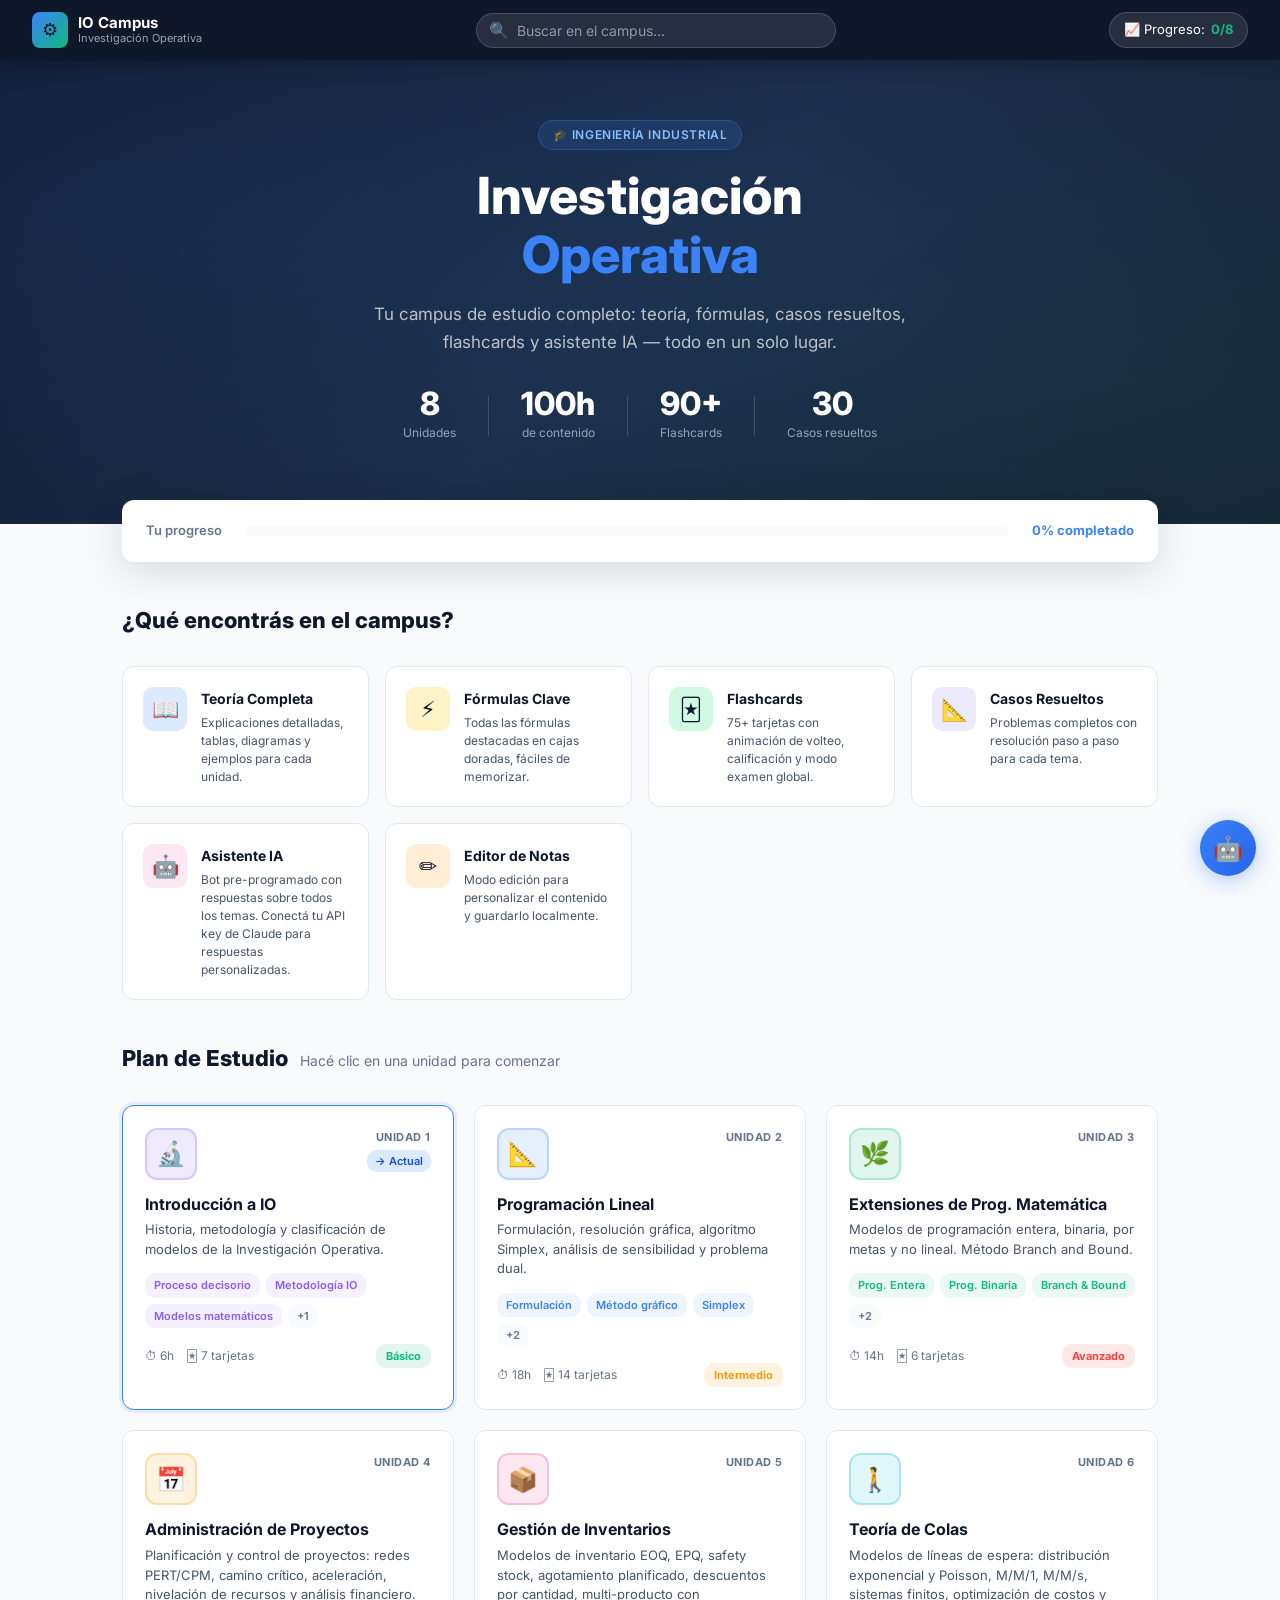
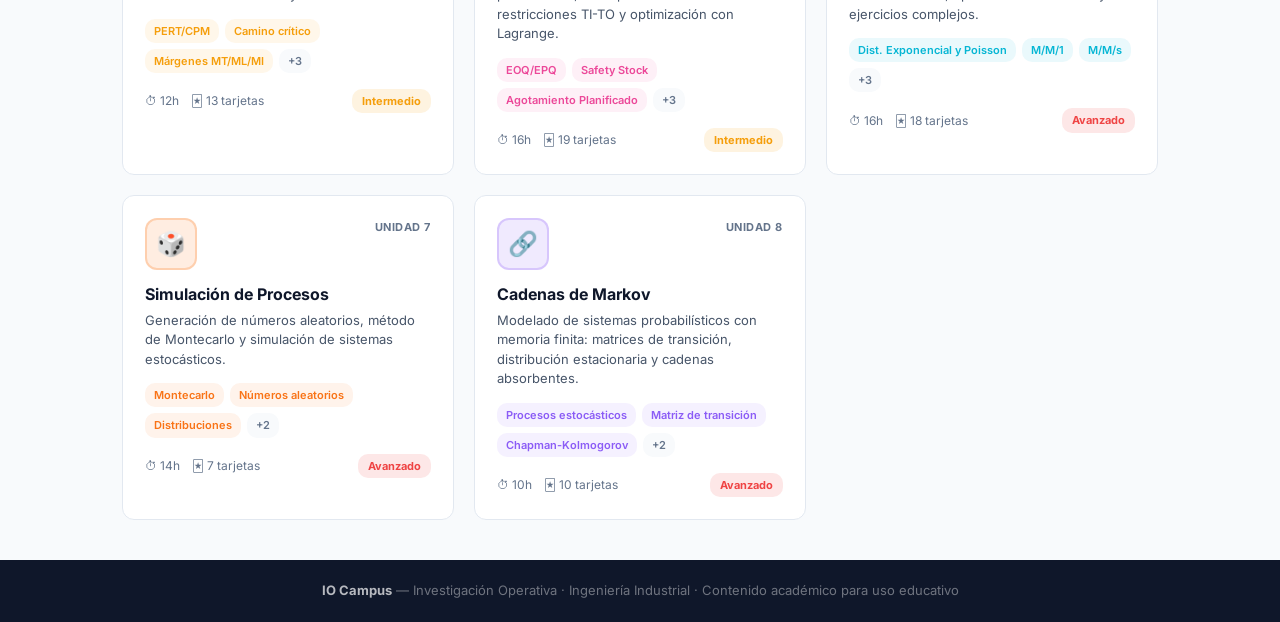
<file: index.html>
<!DOCTYPE html>
<html lang="es">
<head>
  <meta charset="UTF-8">
  <meta name="viewport" content="width=device-width, initial-scale=1.0">
  <title>IO Campus — Investigación Operativa</title>
  <link rel="preconnect" href="https://fonts.googleapis.com">
  <link href="https://fonts.googleapis.com/css2?family=Inter:wght@400;500;600;700;800&display=swap" rel="stylesheet">
  <link rel="stylesheet" href="css/styles.css">
  <style>
    /* ---- Landing-specific extras ---- */
    .landing-features {
      max-width: 1100px;
      margin: 0 auto 60px;
      padding: 0 2rem;
    }
    .features-grid {
      display: grid;
      grid-template-columns: repeat(auto-fill, minmax(240px, 1fr));
      gap: 16px;
    }
    .feature-card {
      background: white;
      border: 1.5px solid var(--border);
      border-radius: var(--radius);
      padding: 20px;
      display: flex;
      gap: 14px;
      align-items: flex-start;
    }
    .feature-icon {
      width: 44px; height: 44px;
      border-radius: 10px;
      display: grid;
      place-items: center;
      font-size: 22px;
      flex-shrink: 0;
    }
    .feature-text h4 { font-size: 14px; font-weight: 700; margin-bottom: 4px; }
    .feature-text p { font-size: 12px; color: var(--text-2); line-height: 1.5; }
    .landing-footer {
      background: var(--navy);
      color: rgba(255,255,255,0.4);
      text-align: center;
      padding: 20px;
      font-size: 13px;
    }
    .landing-footer strong { color: rgba(255,255,255,0.7); }
  </style>
</head>
<body data-page="landing">

  <!-- TOP HEADER -->
  <header class="landing-header">
    <div class="header-brand">
      <div class="header-brand-icon">⚙️</div>
      <div class="header-brand-text">
        <span class="header-brand-name">IO Campus</span>
        <span class="header-brand-sub">Investigación Operativa</span>
      </div>
    </div>

    <div class="header-search">
      <span class="header-search-icon">🔍</span>
      <input type="text" id="searchInput" placeholder="Buscar en el campus...">
      <div class="search-results" id="searchResults"></div>
    </div>

    <div class="header-actions">
      <div class="header-progress-pill">
        📈 Progreso: <span class="header-progress-num" id="totalProgress">0/8</span>
      </div>
    </div>
  </header>

  <!-- HERO -->
  <section class="landing-hero">
    <div class="hero-eyebrow">🎓 Ingeniería Industrial</div>
    <h1>Investigación<br><span class="hero-accent">Operativa</span></h1>
    <p>Tu campus de estudio completo: teoría, fórmulas, casos resueltos, flashcards y asistente IA — todo en un solo lugar.</p>
    <div class="hero-stats">
      <div class="hero-stat">
        <span class="hero-stat-num">8</span>
        <span class="hero-stat-label">Unidades</span>
      </div>
      <div class="hero-stat-sep"></div>
      <div class="hero-stat">
        <span class="hero-stat-num">100h</span>
        <span class="hero-stat-label">de contenido</span>
      </div>
      <div class="hero-stat-sep"></div>
      <div class="hero-stat">
        <span class="hero-stat-num">90+</span>
        <span class="hero-stat-label">Flashcards</span>
      </div>
      <div class="hero-stat-sep"></div>
      <div class="hero-stat">
        <span class="hero-stat-num">30</span>
        <span class="hero-stat-label">Casos resueltos</span>
      </div>
    </div>
  </section>

  <!-- PROGRESS BAR -->
  <div class="progress-overview">
    <div class="progress-card">
      <span class="progress-label">Tu progreso</span>
      <div class="progress-bar-wrap">
        <div class="progress-bar-fill" id="totalProgressBar"></div>
      </div>
      <span class="progress-pct" id="totalProgressText">0% completado</span>
    </div>
  </div>

  <!-- FEATURES -->
  <div class="landing-features" style="margin-top: 40px; margin-bottom: 0;">
    <div class="section-header">
      <h2 class="section-title">¿Qué encontrás en el campus?</h2>
    </div>
    <div class="features-grid">
      <div class="feature-card">
        <div class="feature-icon" style="background:#dbeafe;">📖</div>
        <div class="feature-text">
          <h4>Teoría Completa</h4>
          <p>Explicaciones detalladas, tablas, diagramas y ejemplos para cada unidad.</p>
        </div>
      </div>
      <div class="feature-card">
        <div class="feature-icon" style="background:#fef3c7;">⚡</div>
        <div class="feature-text">
          <h4>Fórmulas Clave</h4>
          <p>Todas las fórmulas destacadas en cajas doradas, fáciles de memorizar.</p>
        </div>
      </div>
      <div class="feature-card">
        <div class="feature-icon" style="background:#d1fae5;">🃏</div>
        <div class="feature-text">
          <h4>Flashcards</h4>
          <p>75+ tarjetas con animación de volteo, calificación y modo examen global.</p>
        </div>
      </div>
      <div class="feature-card">
        <div class="feature-icon" style="background:#ede9fe;">📐</div>
        <div class="feature-text">
          <h4>Casos Resueltos</h4>
          <p>Problemas completos con resolución paso a paso para cada tema.</p>
        </div>
      </div>
      <div class="feature-card">
        <div class="feature-icon" style="background:#fce7f3;">🤖</div>
        <div class="feature-text">
          <h4>Asistente IA</h4>
          <p>Bot pre-programado con respuestas sobre todos los temas. Conectá tu API key de Claude para respuestas personalizadas.</p>
        </div>
      </div>
      <div class="feature-card">
        <div class="feature-icon" style="background:#ffedd5;">✏️</div>
        <div class="feature-text">
          <h4>Editor de Notas</h4>
          <p>Modo edición para personalizar el contenido y guardarlo localmente.</p>
        </div>
      </div>
    </div>
  </div>

  <!-- ROADMAP / UNITS GRID -->
  <main class="roadmap-section">
    <div class="section-header">
      <h2 class="section-title">Plan de Estudio</h2>
      <span class="section-subtitle">Hacé clic en una unidad para comenzar</span>
    </div>
    <div class="units-grid" id="unitsGrid">
      <!-- Populated by app.js -->
    </div>
  </main>

  <!-- FOOTER -->
  <footer class="landing-footer">
    <strong>IO Campus</strong> — Investigación Operativa · Ingeniería Industrial ·
    Contenido académico para uso educativo
  </footer>

  <!-- BOT TOGGLE -->
  <button class="bot-toggle" id="botToggle" title="Asistente IO">🤖</button>

  <!-- BOT PANEL -->
  <div class="bot-panel" id="botPanel">
    <div class="bot-header">
      <div class="bot-header-info">
        <div class="bot-avatar">🤖</div>
        <div>
          <div class="bot-name">Asistente IO</div>
          <div class="bot-status">Siempre disponible</div>
        </div>
      </div>
      <button class="bot-close" id="closeBot">✕</button>
    </div>

    <!-- API Config -->
    <div class="api-config">
      <input type="password" id="apiKeyInput" placeholder="Pegar API key de Anthropic aquí...">
      <span class="api-status" id="apiStatus">🔴 Sin conexión API</span>
    </div>

    <!-- Quick topics -->
    <div class="quick-topics">
      <button class="quick-topic" data-topic="¿Cómo funciona el Simplex?">Simplex</button>
      <button class="quick-topic" data-topic="¿Qué es el camino crítico PERT?">PERT</button>
      <button class="quick-topic" data-topic="¿Cuál es la fórmula EOQ?">Inventarios</button>
      <button class="quick-topic" data-topic="¿Qué es el modelo M/M/1?">Colas M/M/1</button>
      <button class="quick-topic" data-topic="¿Cómo funciona la simulación Montecarlo?">Simulación</button>
    </div>

    <!-- Messages -->
    <div class="chat-messages" id="chatMessages"></div>

    <!-- Input -->
    <div class="chat-input-area">
      <textarea id="chatInput" placeholder="Preguntá sobre IO..." rows="1"></textarea>
      <button class="chat-send-btn" id="sendBtn">➤</button>
    </div>
  </div>

  <!-- Scripts -->
  <script src="js/content.js"></script>
  <script src="js/flashcards.js"></script>
  <script src="js/bot.js"></script>
  <script src="js/app.js"></script>
</body>
</html>
</file>
<file: css/styles.css>
/* ============================================================
   IO Campus — Complete Stylesheet
   ============================================================ */

/* ---- Reset & Base ---- */
*, *::before, *::after { box-sizing: border-box; margin: 0; padding: 0; }

:root {
  --navy:    #0f172a;
  --navy-2:  #1e293b;
  --navy-3:  #334155;
  --blue:    #3b82f6;
  --blue-d:  #2563eb;
  --emerald: #10b981;
  --amber:   #f59e0b;
  --rose:    #f43f5e;
  --slate:   #64748b;
  --slate-l: #94a3b8;
  --white:   #ffffff;
  --bg:      #f8fafc;
  --bg-card: #ffffff;
  --border:  #e2e8f0;
  --text:    #0f172a;
  --text-2:  #475569;
  --sidebar-w: 260px;
  --unit-accent: #3b82f6;
  --radius:  12px;
  --shadow:  0 4px 24px rgba(0,0,0,0.08);
  --shadow-lg: 0 8px 40px rgba(0,0,0,0.14);
  --transition: all 0.2s ease;
}

html { scroll-behavior: smooth; }

body {
  font-family: 'Inter', -apple-system, BlinkMacSystemFont, 'Segoe UI', system-ui, sans-serif;
  font-size: 15px;
  line-height: 1.65;
  color: var(--text);
  background: var(--bg);
  min-height: 100vh;
  -webkit-font-smoothing: antialiased;
}

a { color: var(--blue); text-decoration: none; }
a:hover { text-decoration: underline; }
img { max-width: 100%; }
button { cursor: pointer; border: none; font-family: inherit; }
input, textarea { font-family: inherit; }

/* ============================================================
   LANDING PAGE — index.html
   ============================================================ */

/* ---- Top Header ---- */
.landing-header {
  background: var(--navy);
  padding: 0 2rem;
  height: 60px;
  display: flex;
  align-items: center;
  justify-content: space-between;
  position: sticky;
  top: 0;
  z-index: 100;
  box-shadow: 0 2px 20px rgba(0,0,0,0.3);
}

.header-brand {
  display: flex;
  align-items: center;
  gap: 10px;
}

.header-brand-icon {
  width: 36px; height: 36px;
  background: linear-gradient(135deg, var(--blue), var(--emerald));
  border-radius: 8px;
  display: grid;
  place-items: center;
  font-size: 18px;
}

.header-brand-text {
  display: flex;
  flex-direction: column;
}

.header-brand-name {
  font-size: 15px;
  font-weight: 700;
  color: white;
  line-height: 1.2;
}

.header-brand-sub {
  font-size: 11px;
  color: var(--slate-l);
  line-height: 1.2;
}

.header-search {
  position: relative;
  flex: 1;
  max-width: 360px;
  margin: 0 2rem;
}

.header-search input {
  width: 100%;
  background: rgba(255,255,255,0.1);
  border: 1px solid rgba(255,255,255,0.15);
  color: white;
  padding: 8px 16px 8px 40px;
  border-radius: 20px;
  font-size: 14px;
  outline: none;
  transition: var(--transition);
}

.header-search input::placeholder { color: rgba(255,255,255,0.5); }
.header-search input:focus { background: rgba(255,255,255,0.15); border-color: var(--blue); }

.header-search-icon {
  position: absolute;
  left: 13px; top: 50%;
  transform: translateY(-50%);
  color: rgba(255,255,255,0.5);
  font-size: 16px;
  pointer-events: none;
}

.search-results {
  position: absolute;
  top: calc(100% + 8px);
  left: 0; right: 0;
  background: white;
  border: 1px solid var(--border);
  border-radius: var(--radius);
  box-shadow: var(--shadow-lg);
  z-index: 200;
  max-height: 360px;
  overflow-y: auto;
  display: none;
}

.search-result-item {
  display: flex;
  align-items: flex-start;
  gap: 10px;
  padding: 10px 14px;
  cursor: pointer;
  transition: var(--transition);
  border-bottom: 1px solid var(--border);
}

.search-result-item:last-child { border-bottom: none; }
.search-result-item:hover { background: var(--bg); }

.search-result-type { font-size: 18px; flex-shrink: 0; margin-top: 2px; }

.search-result-content { flex: 1; min-width: 0; }

.search-result-title {
  font-weight: 600;
  font-size: 13px;
  color: var(--text);
  white-space: nowrap;
  overflow: hidden;
  text-overflow: ellipsis;
}

.search-result-snippet {
  font-size: 12px;
  color: var(--text-2);
  white-space: nowrap;
  overflow: hidden;
  text-overflow: ellipsis;
}

.search-result-empty {
  padding: 16px;
  text-align: center;
  color: var(--slate);
  font-size: 13px;
}

.header-actions { display: flex; align-items: center; gap: 10px; }

.header-progress-pill {
  background: rgba(255,255,255,0.1);
  border: 1px solid rgba(255,255,255,0.15);
  color: white;
  padding: 6px 14px;
  border-radius: 20px;
  font-size: 13px;
  display: flex;
  align-items: center;
  gap: 6px;
}

.header-progress-num {
  font-weight: 700;
  color: var(--emerald);
}

/* ---- Hero Section ---- */
.landing-hero {
  background: linear-gradient(135deg, var(--navy) 0%, #1a2540 50%, #162032 100%);
  padding: 60px 2rem 80px;
  text-align: center;
  position: relative;
  overflow: hidden;
}

.landing-hero::before {
  content: '';
  position: absolute;
  top: -50%; left: -50%;
  width: 200%; height: 200%;
  background: radial-gradient(ellipse at 30% 40%, rgba(59,130,246,0.12) 0%, transparent 60%),
              radial-gradient(ellipse at 70% 60%, rgba(16,185,129,0.08) 0%, transparent 60%);
  pointer-events: none;
}

.hero-eyebrow {
  display: inline-flex;
  align-items: center;
  gap: 6px;
  background: rgba(59,130,246,0.15);
  border: 1px solid rgba(59,130,246,0.3);
  color: #93c5fd;
  padding: 4px 14px;
  border-radius: 20px;
  font-size: 12px;
  font-weight: 600;
  letter-spacing: 0.05em;
  text-transform: uppercase;
  margin-bottom: 16px;
}

.landing-hero h1 {
  font-size: clamp(2rem, 4vw, 3.2rem);
  font-weight: 800;
  color: white;
  line-height: 1.15;
  margin-bottom: 16px;
  position: relative;
}

.hero-accent { color: var(--blue); }

.landing-hero p {
  font-size: 17px;
  color: rgba(255,255,255,0.7);
  max-width: 560px;
  margin: 0 auto 32px;
  position: relative;
}

.hero-stats {
  display: flex;
  align-items: center;
  justify-content: center;
  gap: 32px;
  position: relative;
}

.hero-stat {
  text-align: center;
}

.hero-stat-num {
  font-size: 2rem;
  font-weight: 800;
  color: white;
  display: block;
  line-height: 1;
}

.hero-stat-label {
  font-size: 12px;
  color: var(--slate-l);
  margin-top: 4px;
}

.hero-stat-sep {
  width: 1px;
  height: 40px;
  background: rgba(255,255,255,0.15);
}

/* ---- Progress Overview ---- */
.progress-overview {
  max-width: 1100px;
  margin: -24px auto 0;
  padding: 0 2rem;
  position: relative;
  z-index: 10;
}

.progress-card {
  background: white;
  border-radius: var(--radius);
  box-shadow: var(--shadow-lg);
  padding: 20px 24px;
  display: flex;
  align-items: center;
  gap: 24px;
}

.progress-label {
  font-size: 13px;
  font-weight: 600;
  color: var(--slate);
  white-space: nowrap;
}

.progress-bar-wrap {
  flex: 1;
  background: var(--bg);
  border-radius: 8px;
  height: 10px;
  overflow: hidden;
}

.progress-bar-fill {
  height: 100%;
  background: linear-gradient(90deg, var(--blue), var(--emerald));
  border-radius: 8px;
  transition: width 0.8s cubic-bezier(0.4,0,0.2,1);
  width: 0%;
}

.progress-pct {
  font-size: 13px;
  font-weight: 700;
  color: var(--blue);
  white-space: nowrap;
  min-width: 80px;
}

/* ---- Roadmap Section ---- */
.roadmap-section {
  max-width: 1100px;
  margin: 40px auto;
  padding: 0 2rem;
}

.section-header {
  display: flex;
  align-items: baseline;
  gap: 12px;
  margin-bottom: 28px;
}

.section-title {
  font-size: 22px;
  font-weight: 800;
  color: var(--text);
}

.section-subtitle {
  font-size: 14px;
  color: var(--slate);
}

/* ---- Unit Cards Grid ---- */
.units-grid {
  display: grid;
  grid-template-columns: repeat(auto-fill, minmax(290px, 1fr));
  gap: 20px;
}

.unit-card {
  background: white;
  border-radius: var(--radius);
  border: 1.5px solid var(--border);
  padding: 22px;
  cursor: pointer;
  position: relative;
  transition: transform 0.2s ease, box-shadow 0.2s ease, border-color 0.2s ease;
  overflow: hidden;
}

.unit-card::before {
  content: '';
  position: absolute;
  top: 0; left: 0; right: 0;
  height: 3px;
  background: var(--unit-color);
  transform: scaleX(0);
  transform-origin: left;
  transition: transform 0.3s ease;
}

.unit-card:hover {
  transform: translateY(-4px);
  box-shadow: var(--shadow-lg);
  border-color: var(--unit-color);
}

.unit-card:hover::before { transform: scaleX(1); }

.unit-card.completed {
  border-color: #bbf7d0;
  background: #f0fdf4;
}

.unit-card.current {
  border-color: var(--blue);
  box-shadow: 0 0 0 3px rgba(59,130,246,0.1);
}

.unit-card-header {
  display: flex;
  align-items: flex-start;
  justify-content: space-between;
  margin-bottom: 14px;
}

.unit-icon-wrap {
  width: 52px; height: 52px;
  border-radius: 12px;
  display: grid;
  place-items: center;
  flex-shrink: 0;
}

.unit-icon { font-size: 24px; }

.unit-meta {
  display: flex;
  flex-direction: column;
  align-items: flex-end;
  gap: 4px;
}

.unit-num {
  font-size: 11px;
  font-weight: 700;
  color: var(--slate);
  text-transform: uppercase;
  letter-spacing: 0.05em;
}

.unit-badge {
  font-size: 11px;
  font-weight: 600;
  padding: 2px 8px;
  border-radius: 10px;
}

.unit-badge.done { background: #dcfce7; color: #16a34a; }
.unit-badge.current { background: #dbeafe; color: #1d4ed8; }

.unit-title {
  font-size: 16px;
  font-weight: 700;
  color: var(--text);
  margin-bottom: 6px;
  line-height: 1.3;
}

.unit-desc {
  font-size: 13px;
  color: var(--text-2);
  line-height: 1.5;
  margin-bottom: 14px;
}

.unit-topics {
  display: flex;
  flex-wrap: wrap;
  gap: 6px;
  margin-bottom: 16px;
}

.topic-pill {
  font-size: 11px;
  font-weight: 600;
  padding: 3px 9px;
  border-radius: 10px;
}

.topic-pill.more {
  background: var(--bg);
  color: var(--slate);
}

.unit-footer {
  display: flex;
  align-items: center;
  justify-content: space-between;
}

.unit-stats { display: flex; gap: 12px; }

.unit-stat {
  font-size: 12px;
  color: var(--slate);
}

.difficulty-badge {
  font-size: 11px;
  font-weight: 700;
  padding: 3px 10px;
  border-radius: 10px;
}

.unit-card-arrow {
  position: absolute;
  bottom: 18px; right: 18px;
  font-size: 16px;
  color: var(--unit-color);
  opacity: 0;
  transition: opacity 0.2s, transform 0.2s;
}

.unit-card:hover .unit-card-arrow {
  opacity: 1;
  transform: translateX(4px);
}

/* ============================================================
   UNIT PAGE — pages/unidad.html
   ============================================================ */

.unit-page-layout {
  display: flex;
  min-height: 100vh;
}

/* ---- Sidebar ---- */
.sidebar {
  width: var(--sidebar-w);
  background: var(--navy);
  position: fixed;
  top: 0; left: 0; bottom: 0;
  display: flex;
  flex-direction: column;
  z-index: 50;
  overflow-y: auto;
  scrollbar-width: thin;
  scrollbar-color: rgba(255,255,255,0.1) transparent;
}

.sidebar::-webkit-scrollbar { width: 4px; }
.sidebar::-webkit-scrollbar-track { background: transparent; }
.sidebar::-webkit-scrollbar-thumb { background: rgba(255,255,255,0.1); border-radius: 4px; }

.sidebar-top {
  padding: 16px;
  border-bottom: 1px solid rgba(255,255,255,0.08);
}

.sidebar-logo {
  display: flex;
  align-items: center;
  gap: 10px;
  color: white;
  font-weight: 700;
  font-size: 14px;
  margin-bottom: 16px;
  text-decoration: none;
}

.sidebar-logo-icon {
  width: 32px; height: 32px;
  background: linear-gradient(135deg, var(--blue), var(--emerald));
  border-radius: 8px;
  display: grid;
  place-items: center;
  font-size: 16px;
  flex-shrink: 0;
}

.sidebar-logo:hover { text-decoration: none; }

/* Sidebar section nav */
.sidebar-section-title {
  font-size: 10px;
  font-weight: 700;
  color: rgba(255,255,255,0.35);
  text-transform: uppercase;
  letter-spacing: 0.08em;
  padding: 16px 16px 6px;
}

.sidebar-nav { padding: 4px 8px; }

.sidebar-nav-link {
  display: flex;
  align-items: center;
  gap: 10px;
  padding: 9px 10px;
  border-radius: 8px;
  color: rgba(255,255,255,0.65);
  font-size: 13px;
  font-weight: 500;
  transition: var(--transition);
  cursor: pointer;
  margin-bottom: 2px;
  text-decoration: none;
}

.sidebar-nav-link:hover {
  background: rgba(255,255,255,0.08);
  color: white;
  text-decoration: none;
}

.sidebar-nav-link.active {
  background: rgba(59,130,246,0.2);
  color: #93c5fd;
  font-weight: 600;
}

.sidebar-nav-link .nav-icon { font-size: 16px; width: 20px; text-align: center; }

/* Unit links */
.sidebar-units { padding: 4px 8px 16px; }

.sidebar-unit-link {
  display: flex;
  align-items: center;
  gap: 8px;
  padding: 7px 10px;
  border-radius: 8px;
  color: rgba(255,255,255,0.5);
  font-size: 12px;
  transition: var(--transition);
  text-decoration: none;
  margin-bottom: 1px;
}

.sidebar-unit-link:hover {
  background: rgba(255,255,255,0.06);
  color: rgba(255,255,255,0.85);
  text-decoration: none;
}

.sidebar-unit-link.active {
  background: rgba(255,255,255,0.1);
  color: white;
  font-weight: 600;
}

.sidelink-icon { font-size: 14px; flex-shrink: 0; }
.sidelink-text { flex: 1; overflow: hidden; text-overflow: ellipsis; white-space: nowrap; }
.sidelink-done { color: var(--emerald); font-size: 12px; font-weight: 700; }

/* ---- Main Content Area ---- */
.main-content {
  margin-left: var(--sidebar-w);
  flex: 1;
  display: flex;
  flex-direction: column;
  min-height: 100vh;
}

/* ---- Top Bar (unit page) ---- */
.unit-topbar {
  background: white;
  border-bottom: 1px solid var(--border);
  padding: 0 2rem;
  height: 60px;
  display: flex;
  align-items: center;
  justify-content: space-between;
  position: sticky;
  top: 0;
  z-index: 40;
}

.unit-topbar-left { display: flex; align-items: center; gap: 16px; }

.breadcrumb {
  display: flex;
  align-items: center;
  gap: 6px;
  font-size: 13px;
  color: var(--slate);
}

.breadcrumb a { color: var(--blue); }
.breadcrumb-sep { color: var(--slate-l); }
.breadcrumb-current { color: var(--text); font-weight: 600; }

.topbar-actions { display: flex; gap: 10px; align-items: center; }

/* ---- Unit Hero ---- */
.unit-hero {
  background: linear-gradient(135deg, var(--navy) 0%, #1e293b 100%);
  padding: 40px 2.5rem;
  border-bottom: 1px solid rgba(255,255,255,0.05);
}

.unit-hero-inner {
  display: flex;
  align-items: flex-start;
  gap: 20px;
}

.unit-hero-icon {
  width: 64px; height: 64px;
  background: rgba(255,255,255,0.1);
  border-radius: 14px;
  display: grid;
  place-items: center;
  font-size: 32px;
  flex-shrink: 0;
  border: 1px solid rgba(255,255,255,0.15);
}

.unit-hero-text { flex: 1; }

.unit-hero-eyebrow {
  font-size: 12px;
  font-weight: 700;
  color: rgba(255,255,255,0.45);
  text-transform: uppercase;
  letter-spacing: 0.08em;
  margin-bottom: 6px;
}

.unit-hero-title {
  font-size: clamp(1.4rem, 3vw, 2rem);
  font-weight: 800;
  color: white;
  line-height: 1.2;
  margin-bottom: 8px;
}

.unit-hero-subtitle {
  font-size: 14px;
  color: rgba(255,255,255,0.6);
  max-width: 600px;
}

/* ---- Content Container ---- */
.content-container {
  padding: 2rem 2.5rem;
  max-width: 900px;
}

/* ---- Content Sections ---- */
.content-section {
  display: none;
  opacity: 0;
  transition: opacity 0.3s ease;
}

.content-section.active {
  opacity: 1;
}

/* ---- Typography for theory content ---- */
.editable-content h2 {
  font-size: 1.6rem;
  font-weight: 800;
  color: var(--text);
  margin: 0 0 16px;
  padding-bottom: 10px;
  border-bottom: 2px solid var(--border);
}

.editable-content h3 {
  font-size: 1.15rem;
  font-weight: 700;
  color: var(--text);
  margin: 28px 0 10px;
}

.editable-content h4 {
  font-size: 1rem;
  font-weight: 700;
  color: var(--text);
  margin: 16px 0 6px;
}

.editable-content p {
  color: var(--text-2);
  margin-bottom: 14px;
  line-height: 1.75;
}

.editable-content ul, .editable-content ol {
  padding-left: 22px;
  margin-bottom: 16px;
}

.editable-content li {
  color: var(--text-2);
  margin-bottom: 6px;
  line-height: 1.65;
}

.editable-content strong { color: var(--text); }

/* editing mode */
.editable-content.editing {
  outline: 2px dashed var(--blue);
  outline-offset: 8px;
  border-radius: 6px;
  min-height: 100px;
}

/* ---- Formula Boxes ---- */
.formula-highlight {
  background: #f0f7ff;
  border: 1px solid #bfdbfe;
  border-left: 4px solid var(--blue);
  border-radius: var(--radius);
  padding: 16px 22px;
  margin: 18px 0;
  font-family: 'Inter', sans-serif;
  font-size: 14.5px;
  line-height: 1.85;
  color: var(--text);
}

.formula-box {
  background: white;
  border: 1.5px solid var(--border);
  border-left: 4px solid var(--blue);
  border-radius: var(--radius);
  padding: 18px 22px;
  margin: 16px 0;
  font-family: 'Inter', sans-serif;
  font-size: 14px;
  line-height: 1.85;
  color: var(--text);
  box-shadow: 0 1px 4px rgba(0,0,0,0.04);
}

.formula-box strong {
  display: block;
  font-size: 11px;
  font-weight: 700;
  text-transform: uppercase;
  letter-spacing: 0.07em;
  color: var(--blue);
  margin-bottom: 10px;
  padding-bottom: 8px;
  border-bottom: 1px solid #e2e8f0;
}

/* ---- Steps ---- */
.steps-container { display: flex; flex-direction: column; gap: 12px; margin: 20px 0; }

.step {
  display: flex;
  gap: 14px;
  background: white;
  border: 1px solid var(--border);
  border-radius: 10px;
  padding: 16px;
  transition: var(--transition);
}

.step:hover { border-color: var(--blue); box-shadow: 0 2px 12px rgba(59,130,246,0.08); }

.step-number {
  width: 32px; height: 32px;
  background: var(--blue);
  color: white;
  border-radius: 50%;
  display: grid;
  place-items: center;
  font-weight: 700;
  font-size: 14px;
  flex-shrink: 0;
  margin-top: 2px;
}

.step-content h4 { margin: 0 0 4px; font-size: 14px; }
.step-content p { margin: 0; font-size: 13px; color: var(--text-2); line-height: 1.5; }

/* ---- Tables ---- */
.content-table, .simplex-table {
  width: 100%;
  border-collapse: collapse;
  margin: 16px 0;
  font-size: 13px;
  border-radius: 8px;
  overflow: hidden;
  box-shadow: 0 1px 6px rgba(0,0,0,0.06);
}

.content-table thead tr, .simplex-table thead tr {
  background: var(--navy-2);
  color: white;
}

.content-table th, .simplex-table th {
  padding: 10px 14px;
  text-align: left;
  font-weight: 600;
  font-size: 12px;
}

.content-table td, .simplex-table td {
  padding: 9px 14px;
  border-bottom: 1px solid var(--border);
  color: var(--text-2);
}

.content-table tbody tr:hover, .simplex-table tbody tr:hover {
  background: var(--bg);
}

.simplex-table .obj-row   { background: #fefce8; font-weight: 700; }
.simplex-table .pivot-col { background: #dbeafe; font-weight: 700; color: #1d4ed8; }
.simplex-table .pivot-row td { background: #dcfce7 !important; }
.simplex-table .pivot-cell { background: #166534 !important; color: white !important; font-weight: 900; border-radius: 4px; }
.simplex-table .entering  { color: #1d4ed8; font-weight: 800; }
.simplex-table .leaving   { color: #b91c1c; font-weight: 800; }

/* Formato tabla de cátedra (ck/xk/Bk/bi-aij) */
.simplex-table { font-family: monospace; font-size: 13px; width: auto !important; }
.simplex-table td { text-align: center; min-width: 40px; padding: 5px 10px !important; white-space: nowrap; }
.simplex-table .cj-row td    { background: #e8f0fe; color: #555; font-size: 11px; border: 1px solid #c5d4f5; }
.simplex-table .header-row td{ background: #f0f0f0; font-weight: 700; border: 1px solid #ccc; }
.simplex-table .z-row td     { background: #fef3c7; font-weight: 700; border: 1px solid #f0d060; }
.simplex-table .pivot        { background: #dcfce7 !important; outline: 2px solid #16a34a; font-weight: 700; }
.simplex-table tbody tr:hover { background: transparent; }

/* ---- Content Tabs (section switcher) ---- */
.content-tabs {
  display: flex;
  gap: 6px;
  padding: 14px 24px;
  background: white;
  border-bottom: 2px solid var(--border);
  overflow-x: auto;
  position: sticky;
  top: 0;
  z-index: 50;
  scrollbar-width: none;
}
.content-tabs::-webkit-scrollbar { display: none; }
.content-tab {
  padding: 7px 16px;
  border: 1.5px solid var(--border);
  border-radius: 20px;
  background: white;
  font-size: 13px;
  font-weight: 600;
  color: var(--text-2);
  cursor: pointer;
  transition: all 0.16s;
  white-space: nowrap;
  flex-shrink: 0;
}
.content-tab:hover { border-color: var(--unit-accent, var(--blue)); color: var(--unit-accent, var(--blue)); }
.content-tab.active {
  background: var(--unit-accent, var(--blue));
  border-color: var(--unit-accent, var(--blue));
  color: white;
}

/* ---- Casos CTA ---- */
.casos-cta {
  display: flex;
  align-items: center;
  justify-content: space-between;
  background: linear-gradient(135deg, #dbeafe, #ede9fe);
  border: 1.5px solid #bfdbfe;
  border-radius: var(--radius);
  padding: 20px 24px;
  margin: 32px 0 12px;
  cursor: pointer;
  transition: all 0.2s;
}
.casos-cta:hover { transform: translateY(-2px); box-shadow: 0 4px 16px rgba(59,130,246,0.15); }
.casos-cta-label { font-size: 11px; font-weight: 700; text-transform: uppercase; letter-spacing: 0.07em; color: var(--blue); margin-bottom: 4px; }
.casos-cta-title { font-size: 17px; font-weight: 700; color: #1e3a5f; }
.casos-cta-sub { font-size: 13px; color: var(--text-2); margin-top: 3px; }
.casos-cta-arrow { font-size: 24px; color: var(--blue); font-weight: 700; }

/* ---- Guía highlight boxes ---- */
.guia-tip {
  background: #f0fdf4;
  border: 1px solid #bbf7d0;
  border-left: 4px solid #16a34a;
  border-radius: 8px;
  padding: 12px 16px;
  margin: 12px 0;
  font-size: 14px;
}
.guia-warning {
  background: #fff7ed;
  border: 1px solid #fed7aa;
  border-left: 4px solid #ea580c;
  border-radius: 8px;
  padding: 12px 16px;
  margin: 12px 0;
  font-size: 14px;
}
.mechanic-grid {
  display: grid;
  grid-template-columns: repeat(auto-fill, minmax(260px, 1fr));
  gap: 14px;
  margin: 16px 0;
}
.mechanic-card {
  background: white;
  border: 1.5px solid var(--border);
  border-top: 3px solid var(--blue);
  border-radius: var(--radius);
  padding: 16px;
}
.mechanic-card h4 { font-size: 13px; font-weight: 700; margin-bottom: 8px; color: var(--navy); }
.mechanic-card ul { padding-left: 16px; }
.mechanic-card li { font-size: 13px; color: var(--text-2); margin-bottom: 4px; line-height: 1.5; }

/* ---- ASCII Tree ---- */
.ascii-tree {
  background: var(--navy);
  border-radius: var(--radius);
  padding: 20px;
  margin: 18px 0;
  overflow-x: auto;
}

.ascii-tree pre {
  color: #86efac;
  font-family: 'Courier New', monospace;
  font-size: 13px;
  line-height: 1.6;
  white-space: pre;
}

/* ---- Casos Prácticos ---- */
.caso-card {
  background: white;
  border: 1.5px solid var(--border);
  border-radius: var(--radius);
  overflow: hidden;
  margin-bottom: 24px;
  box-shadow: var(--shadow);
}

.caso-header {
  background: var(--navy);
  padding: 14px 20px;
  display: flex;
  align-items: center;
  gap: 12px;
}

.caso-num {
  background: rgba(255,255,255,0.15);
  color: white;
  padding: 3px 10px;
  border-radius: 6px;
  font-size: 12px;
  font-weight: 700;
  text-transform: uppercase;
  letter-spacing: 0.05em;
}

.caso-title {
  color: white;
  font-size: 15px;
  font-weight: 700;
}

.caso-enunciado, .caso-solucion, .caso-respuesta {
  padding: 18px 20px;
  border-bottom: 1px solid var(--border);
}

.caso-respuesta { border-bottom: none; background: #f0fdf4; }

.caso-label {
  font-size: 11px;
  font-weight: 700;
  text-transform: uppercase;
  letter-spacing: 0.06em;
  color: var(--slate);
  margin-bottom: 10px;
}

.caso-enunciado p { color: var(--text); font-weight: 500; }

.caso-steps {
  padding-left: 20px;
  display: flex;
  flex-direction: column;
  gap: 10px;
}

.caso-steps li {
  color: var(--text-2);
  font-size: 14px;
  line-height: 1.65;
  padding: 10px 14px;
  background: var(--bg);
  border-radius: 8px;
  border-left: 3px solid var(--blue);
  list-style: none;
  counter-increment: step-counter;
  position: relative;
}

.caso-steps li code {
  font-family: 'Courier New', monospace;
  background: rgba(0,0,0,0.06);
  padding: 1px 5px;
  border-radius: 4px;
  font-size: 13px;
}

.caso-respuesta p {
  color: #15803d;
  font-weight: 600;
  font-size: 15px;
}

/* ---- Buttons ---- */
.btn-primary {
  background: var(--blue);
  color: white;
  padding: 9px 18px;
  border-radius: 8px;
  font-size: 13px;
  font-weight: 600;
  transition: var(--transition);
  display: inline-flex;
  align-items: center;
  gap: 6px;
}
.btn-primary:hover { background: var(--blue-d); transform: translateY(-1px); }

.btn-secondary {
  background: var(--bg);
  color: var(--text);
  border: 1.5px solid var(--border);
  padding: 9px 18px;
  border-radius: 8px;
  font-size: 13px;
  font-weight: 600;
  transition: var(--transition);
  display: inline-flex;
  align-items: center;
  gap: 6px;
}
.btn-secondary:hover { border-color: var(--blue); color: var(--blue); }

.btn-outline {
  background: transparent;
  color: var(--blue);
  border: 1.5px solid var(--blue);
  padding: 7px 14px;
  border-radius: 8px;
  font-size: 13px;
  font-weight: 600;
  transition: var(--transition);
  display: inline-flex;
  align-items: center;
  gap: 6px;
}
.btn-outline:hover { background: var(--blue); color: white; }

.btn-hard {
  background: #fee2e2;
  color: #b91c1c;
  border: 1.5px solid #fca5a5;
  padding: 9px 18px;
  border-radius: 8px;
  font-size: 13px;
  font-weight: 600;
  transition: var(--transition);
  display: inline-flex;
  align-items: center;
  gap: 6px;
}
.btn-hard:hover { background: #fca5a5; }

.mark-done-btn {
  background: var(--emerald);
  color: white;
  padding: 8px 16px;
  border-radius: 8px;
  font-size: 13px;
  font-weight: 600;
  transition: var(--transition);
}
.mark-done-btn:hover { filter: brightness(1.1); }
.mark-done-btn.done { background: #d1fae5; color: #065f46; }

.edit-mode-btn {
  background: var(--bg);
  color: var(--slate);
  border: 1.5px solid var(--border);
  padding: 7px 14px;
  border-radius: 8px;
  font-size: 13px;
  font-weight: 600;
  transition: var(--transition);
}
.edit-mode-btn:hover { border-color: var(--amber); color: var(--amber); }
.edit-mode-btn.active { background: #fef3c7; border-color: var(--amber); color: #92400e; }

.save-content-btn {
  background: var(--emerald);
  color: white;
  padding: 7px 14px;
  border-radius: 8px;
  font-size: 13px;
  font-weight: 600;
  transition: var(--transition);
  display: none;
}
.save-content-btn:hover { filter: brightness(1.1); }

/* ============================================================
   FLASHCARD SYSTEM
   ============================================================ */

.flashcard-section-header {
  display: flex;
  align-items: center;
  justify-content: space-between;
  margin-bottom: 24px;
}

.flashcard-section-header h2 {
  font-size: 1.4rem;
  font-weight: 800;
}

.fc-section-actions { display: flex; gap: 10px; }

/* ---- Flashcard Container ---- */
#flashcardContainer {
  max-width: 680px;
}

.fc-header {
  display: flex;
  align-items: center;
  justify-content: space-between;
  margin-bottom: 14px;
}

.fc-mode-badge {
  font-size: 12px;
  font-weight: 700;
  padding: 4px 12px;
  border-radius: 12px;
}
.fc-mode-badge.unit { background: #dbeafe; color: #1d4ed8; }
.fc-mode-badge.exam { background: #fef3c7; color: #92400e; }

.fc-counter {
  font-size: 15px;
  font-weight: 700;
  color: var(--text);
}
.fc-current { color: var(--blue); }
.fc-sep { color: var(--slate-l); }

.fc-actions { display: flex; gap: 8px; }

.fc-btn-exam, .fc-btn-shuffle {
  padding: 6px 12px;
  border-radius: 8px;
  font-size: 12px;
  font-weight: 600;
  transition: var(--transition);
}
.fc-btn-exam { background: #dbeafe; color: #1d4ed8; }
.fc-btn-exam:hover { background: #bfdbfe; }
.fc-btn-shuffle { background: var(--bg); color: var(--slate); border: 1px solid var(--border); }
.fc-btn-shuffle:hover { border-color: var(--blue); color: var(--blue); }

/* ---- Progress bar ---- */
.fc-progress {
  height: 4px;
  background: var(--border);
  border-radius: 4px;
  margin-bottom: 24px;
  overflow: hidden;
}

.fc-progress-bar {
  height: 100%;
  background: linear-gradient(90deg, var(--blue), var(--emerald));
  border-radius: 4px;
  transition: width 0.5s ease;
}

/* ---- Card ---- */
.fc-card-wrapper {
  perspective: 1000px;
  margin-bottom: 20px;
}

.fc-card {
  background: transparent;
  height: 240px;
  border-radius: var(--radius);
  cursor: pointer;
  user-select: none;
}

.fc-card-inner {
  position: relative;
  width: 100%;
  height: 100%;
  transform-style: preserve-3d;
  transition: transform 0.55s cubic-bezier(0.4, 0, 0.2, 1);
  border-radius: var(--radius);
}

.fc-card-inner.flipped { transform: rotateY(180deg); }

.fc-card-front, .fc-card-back {
  position: absolute;
  inset: 0;
  backface-visibility: hidden;
  border-radius: var(--radius);
  display: flex;
  flex-direction: column;
  justify-content: center;
  padding: 28px 32px;
  box-shadow: var(--shadow);
}

.fc-card-front {
  background: white;
  border: 2px solid var(--border);
}

.fc-card:hover .fc-card-front {
  border-color: var(--blue);
}

.fc-card-back {
  background: linear-gradient(135deg, var(--navy), #1e293b);
  transform: rotateY(180deg);
  border: 2px solid #334155;
}

.fc-label {
  font-size: 11px;
  font-weight: 700;
  text-transform: uppercase;
  letter-spacing: 0.08em;
  margin-bottom: 12px;
}

.fc-card-front .fc-label { color: var(--blue); }
.fc-card-back .fc-label { color: var(--emerald); }

.fc-question {
  font-size: 18px;
  font-weight: 600;
  color: var(--text);
  line-height: 1.45;
  flex: 1;
}

.fc-hint {
  font-size: 12px;
  color: var(--slate-l);
  margin-top: 12px;
  text-align: center;
}

.fc-answer {
  font-size: 15px;
  color: rgba(255,255,255,0.9);
  line-height: 1.65;
  flex: 1;
}

/* Rated card border colors */
.fc-card.rated-easy .fc-card-front { border-color: #86efac; }
.fc-card.rated-medium .fc-card-front { border-color: #fcd34d; }
.fc-card.rated-hard .fc-card-front { border-color: #fca5a5; }

/* ---- Difficulty rating ---- */
.fc-difficulty {
  background: var(--bg);
  border: 1.5px solid var(--border);
  border-radius: var(--radius);
  padding: 16px 20px;
  margin-bottom: 16px;
  text-align: center;
}

.fc-difficulty-label {
  font-size: 13px;
  font-weight: 600;
  color: var(--slate);
  margin-bottom: 12px;
}

.fc-difficulty-btns {
  display: flex;
  gap: 10px;
  justify-content: center;
}

.fc-diff-btn {
  padding: 8px 20px;
  border-radius: 8px;
  font-size: 13px;
  font-weight: 600;
  transition: var(--transition);
  border: 2px solid transparent;
}

.fc-diff-btn.easy { background: #dcfce7; color: #16a34a; }
.fc-diff-btn.easy:hover, .fc-diff-btn.easy.selected { background: #16a34a; color: white; border-color: #16a34a; }
.fc-diff-btn.medium { background: #fef3c7; color: #92400e; }
.fc-diff-btn.medium:hover, .fc-diff-btn.medium.selected { background: #d97706; color: white; border-color: #d97706; }
.fc-diff-btn.hard { background: #fee2e2; color: #b91c1c; }
.fc-diff-btn.hard:hover, .fc-diff-btn.hard.selected { background: #dc2626; color: white; border-color: #dc2626; }

/* ---- Navigation ---- */
.fc-nav {
  display: flex;
  align-items: center;
  justify-content: space-between;
  margin-bottom: 16px;
}

.fc-nav-btn {
  background: white;
  border: 1.5px solid var(--border);
  color: var(--text);
  padding: 8px 18px;
  border-radius: 8px;
  font-size: 13px;
  font-weight: 600;
  transition: var(--transition);
}

.fc-nav-btn:hover:not(:disabled) { border-color: var(--blue); color: var(--blue); }
.fc-nav-btn:disabled { opacity: 0.35; cursor: not-allowed; }

.fc-dots { display: flex; gap: 6px; align-items: center; }
.fc-dot {
  width: 7px; height: 7px;
  border-radius: 50%;
  background: var(--border);
  transition: var(--transition);
}
.fc-dot.active { background: var(--blue); width: 20px; border-radius: 4px; }

/* ---- Stats ---- */
.fc-stats {
  background: white;
  border: 1.5px solid var(--border);
  border-radius: var(--radius);
  padding: 14px 16px;
}

.fc-stats-inner {
  display: flex;
  align-items: center;
  gap: 12px;
  flex-wrap: wrap;
}

.fc-stat-item {
  display: flex;
  align-items: center;
  gap: 6px;
  flex: 1;
  min-width: 80px;
}

.fc-stat-icon { font-size: 16px; }

.fc-stat-count {
  font-weight: 700;
  font-size: 15px;
  min-width: 20px;
}

.fc-stat-bar {
  flex: 1;
  height: 6px;
  background: var(--bg);
  border-radius: 4px;
  overflow: hidden;
}
.fc-stat-item.easy .fc-stat-bar div { background: #4ade80; height: 100%; border-radius: 4px; transition: width 0.5s ease; }
.fc-stat-item.medium .fc-stat-bar div { background: var(--amber); height: 100%; border-radius: 4px; transition: width 0.5s ease; }
.fc-stat-item.hard .fc-stat-bar div { background: #f87171; height: 100%; border-radius: 4px; transition: width 0.5s ease; }

.fc-stat-progress {
  font-size: 12px;
  color: var(--slate);
  white-space: nowrap;
}

/* ---- Completion screen ---- */
.fc-completion {
  text-align: center;
  padding: 40px;
  background: white;
  border: 1.5px solid var(--border);
  border-radius: var(--radius);
}
.fc-completion-icon { font-size: 48px; margin-bottom: 12px; }
.fc-completion h2 { font-size: 22px; font-weight: 800; margin-bottom: 8px; }
.fc-completion p { color: var(--text-2); margin-bottom: 24px; }

.fc-completion-stats {
  display: flex;
  gap: 16px;
  justify-content: center;
  margin-bottom: 28px;
}

.stat-card {
  background: var(--bg);
  border-radius: 10px;
  padding: 16px 24px;
  min-width: 80px;
  display: flex;
  flex-direction: column;
  align-items: center;
  gap: 4px;
}

.stat-card.easy { background: #dcfce7; }
.stat-card.medium { background: #fef3c7; }
.stat-card.hard { background: #fee2e2; }

.stat-num { font-size: 28px; font-weight: 800; }
.stat-label { font-size: 12px; color: var(--text-2); }

.fc-completion-actions { display: flex; gap: 10px; justify-content: center; flex-wrap: wrap; }

/* ============================================================
   CHATBOT
   ============================================================ */

.bot-toggle {
  position: fixed;
  bottom: 24px; right: 24px;
  width: 56px; height: 56px;
  background: linear-gradient(135deg, var(--blue), var(--blue-d));
  color: white;
  border-radius: 50%;
  display: grid;
  place-items: center;
  font-size: 24px;
  box-shadow: 0 4px 20px rgba(59,130,246,0.4);
  z-index: 1000;
  transition: transform 0.2s, box-shadow 0.2s;
}

.bot-toggle:hover {
  transform: scale(1.1);
  box-shadow: 0 6px 28px rgba(59,130,246,0.5);
}

.bot-panel {
  position: fixed;
  bottom: 92px; right: 24px;
  width: 380px;
  max-height: 580px;
  background: white;
  border-radius: 16px;
  box-shadow: 0 20px 60px rgba(0,0,0,0.2);
  z-index: 999;
  display: flex;
  flex-direction: column;
  border: 1px solid var(--border);
  transform: scale(0.9) translateY(20px);
  opacity: 0;
  pointer-events: none;
  transform-origin: bottom right;
  transition: transform 0.25s cubic-bezier(0.4,0,0.2,1), opacity 0.25s ease;
}

.bot-panel.open {
  transform: scale(1) translateY(0);
  opacity: 1;
  pointer-events: all;
}

.bot-header {
  background: var(--navy);
  padding: 14px 16px;
  border-radius: 16px 16px 0 0;
  display: flex;
  align-items: center;
  justify-content: space-between;
}

.bot-header-info { display: flex; align-items: center; gap: 10px; }

.bot-avatar {
  width: 36px; height: 36px;
  background: linear-gradient(135deg, var(--blue), var(--emerald));
  border-radius: 50%;
  display: grid;
  place-items: center;
  font-size: 18px;
}

.bot-name { color: white; font-weight: 700; font-size: 14px; }
.bot-status { color: rgba(255,255,255,0.5); font-size: 12px; }

.bot-close {
  background: rgba(255,255,255,0.1);
  color: rgba(255,255,255,0.7);
  width: 28px; height: 28px;
  border-radius: 50%;
  display: grid;
  place-items: center;
  font-size: 16px;
  transition: var(--transition);
}
.bot-close:hover { background: rgba(255,255,255,0.2); color: white; }

/* API config */
.api-config {
  padding: 10px 14px;
  background: #f8fafc;
  border-bottom: 1px solid var(--border);
  display: flex;
  align-items: center;
  gap: 8px;
}

.api-config input {
  flex: 1;
  font-size: 12px;
  padding: 6px 10px;
  border: 1px solid var(--border);
  border-radius: 6px;
  outline: none;
  min-width: 0;
  transition: border-color 0.2s;
}
.api-config input:focus { border-color: var(--blue); }

.api-status {
  font-size: 11px;
  font-weight: 600;
  white-space: nowrap;
  color: var(--slate);
}
.api-status.connected { color: var(--emerald); }
.api-status.warning { color: var(--amber); }

/* Quick topics */
.quick-topics {
  padding: 10px 14px;
  background: #fafafa;
  border-bottom: 1px solid var(--border);
  display: flex;
  flex-wrap: wrap;
  gap: 6px;
}

.quick-topic {
  background: #dbeafe;
  color: #1d4ed8;
  font-size: 11px;
  font-weight: 600;
  padding: 4px 10px;
  border-radius: 10px;
  transition: var(--transition);
}
.quick-topic:hover { background: #1d4ed8; color: white; }

/* Chat messages */
.chat-messages {
  flex: 1;
  overflow-y: auto;
  padding: 14px;
  display: flex;
  flex-direction: column;
  gap: 12px;
  min-height: 0;
  max-height: 320px;
}

.chat-messages::-webkit-scrollbar { width: 4px; }
.chat-messages::-webkit-scrollbar-thumb { background: var(--border); border-radius: 4px; }

.chat-message {
  display: flex;
  gap: 8px;
  align-items: flex-start;
}

.chat-message.user {
  flex-direction: row-reverse;
}

.message-avatar {
  width: 30px; height: 30px;
  background: var(--bg);
  border: 1px solid var(--border);
  border-radius: 50%;
  display: grid;
  place-items: center;
  font-size: 14px;
  flex-shrink: 0;
}

.chat-message.user .message-avatar {
  background: var(--blue);
  border-color: var(--blue);
}

.message-bubble {
  max-width: 82%;
  padding: 10px 14px;
  border-radius: 12px;
  font-size: 13px;
  line-height: 1.55;
}

.chat-message.bot .message-bubble {
  background: var(--bg);
  border: 1px solid var(--border);
  color: var(--text);
  border-bottom-left-radius: 4px;
}

.chat-message.user .message-bubble {
  background: var(--blue);
  color: white;
  border-bottom-right-radius: 4px;
}

.message-bubble strong { font-weight: 700; }
.message-bubble ul { padding-left: 16px; margin: 4px 0; }
.message-bubble li { margin-bottom: 2px; }
.message-bubble p { margin-bottom: 6px; }
.message-bubble p:last-child { margin-bottom: 0; }
.message-bubble h3, .message-bubble h4 { font-size: 13px; margin-bottom: 4px; }

/* Typing indicator */
.message-bubble.typing {
  display: flex;
  gap: 5px;
  align-items: center;
  padding: 14px 18px;
}
.message-bubble.typing span {
  width: 7px; height: 7px;
  background: var(--slate-l);
  border-radius: 50%;
  animation: typing 1.2s infinite;
}
.message-bubble.typing span:nth-child(2) { animation-delay: 0.2s; }
.message-bubble.typing span:nth-child(3) { animation-delay: 0.4s; }

@keyframes typing {
  0%, 60%, 100% { transform: translateY(0); }
  30% { transform: translateY(-6px); }
}

/* Chat input */
.chat-input-area {
  padding: 10px 14px;
  border-top: 1px solid var(--border);
  display: flex;
  gap: 8px;
  align-items: flex-end;
}

.chat-input-area textarea {
  flex: 1;
  resize: none;
  border: 1.5px solid var(--border);
  border-radius: 10px;
  padding: 8px 12px;
  font-size: 13px;
  outline: none;
  min-height: 38px;
  max-height: 100px;
  transition: border-color 0.2s;
}
.chat-input-area textarea:focus { border-color: var(--blue); }

.chat-send-btn {
  width: 36px; height: 36px;
  background: var(--blue);
  color: white;
  border-radius: 8px;
  display: grid;
  place-items: center;
  font-size: 16px;
  transition: var(--transition);
  flex-shrink: 0;
}
.chat-send-btn:hover:not(:disabled) { background: var(--blue-d); }
.chat-send-btn:disabled { opacity: 0.5; }

/* ============================================================
   TOAST NOTIFICATIONS
   ============================================================ */

.toast-container {
  position: fixed;
  bottom: 24px; left: 50%;
  transform: translateX(-50%);
  z-index: 9999;
  display: flex;
  flex-direction: column;
  gap: 8px;
  align-items: center;
  pointer-events: none;
}

.toast {
  background: var(--navy-2);
  color: white;
  padding: 10px 20px;
  border-radius: 10px;
  font-size: 13px;
  font-weight: 500;
  display: flex;
  align-items: center;
  gap: 8px;
  box-shadow: var(--shadow-lg);
  transform: translateY(20px);
  opacity: 0;
  transition: transform 0.3s ease, opacity 0.3s ease;
  pointer-events: all;
  white-space: nowrap;
}

.toast.show { transform: translateY(0); opacity: 1; }
.toast-success { background: #065f46; }
.toast-error { background: #7f1d1d; }
.toast-info { background: var(--navy-2); }
.toast-icon { font-size: 14px; }

/* ============================================================
   ANIMATIONS
   ============================================================ */

@keyframes fadeInUp {
  from { opacity: 0; transform: translateY(20px); }
  to   { opacity: 1; transform: translateY(0); }
}

@keyframes fadeIn {
  from { opacity: 0; }
  to   { opacity: 1; }
}

.unit-card { animation: fadeInUp 0.4s ease both; }
.unit-card:nth-child(1) { animation-delay: 0.05s; }
.unit-card:nth-child(2) { animation-delay: 0.10s; }
.unit-card:nth-child(3) { animation-delay: 0.15s; }
.unit-card:nth-child(4) { animation-delay: 0.20s; }
.unit-card:nth-child(5) { animation-delay: 0.25s; }
.unit-card:nth-child(6) { animation-delay: 0.30s; }
.unit-card:nth-child(7) { animation-delay: 0.35s; }

.content-section.active { animation: fadeIn 0.3s ease; }

/* ============================================================
   RESPONSIVE
   ============================================================ */

@media (max-width: 900px) {
  .sidebar { width: 220px; }
  .main-content { margin-left: 220px; }
  :root { --sidebar-w: 220px; }
}

@media (max-width: 700px) {
  .sidebar { transform: translateX(-100%); transition: transform 0.3s; }
  .sidebar.mobile-open { transform: translateX(0); }
  .main-content { margin-left: 0; }
  .units-grid { grid-template-columns: 1fr; }
  .bot-panel { right: 12px; left: 12px; width: auto; }
  .hero-stats { gap: 16px; }
  .hero-stat-num { font-size: 1.5rem; }
  .content-container { padding: 1.5rem; }
  .unit-hero { padding: 24px 1.5rem; }
  .fc-card { height: 200px; }
  .progress-card { flex-wrap: wrap; }
}

/* ============================================================
   SCROLLBAR STYLING
   ============================================================ */

::-webkit-scrollbar { width: 6px; height: 6px; }
::-webkit-scrollbar-track { background: transparent; }
::-webkit-scrollbar-thumb { background: var(--border); border-radius: 4px; }
::-webkit-scrollbar-thumb:hover { background: var(--slate-l); }

/* ============================================================
   CODE BLOCKS
   ============================================================ */

code {
  font-family: 'Cascadia Code', 'Fira Code', 'Courier New', monospace;
  background: rgba(0,0,0,0.06);
  padding: 2px 6px;
  border-radius: 4px;
  font-size: 0.88em;
}

pre code {
  background: none;
  padding: 0;
  font-size: 13px;
}

/* ============================================================
   SELECTION COLOR
   ============================================================ */
::selection { background: rgba(59,130,246,0.25); }

/* ============================================================
   ANNOTATION SYSTEM
   ============================================================ */

/* ---- Highlighted text ---- */
.ann-highlight {
  background: var(--ann-color, #fef08a);
  border-radius: 3px;
  padding: 0 2px;
  cursor: pointer;
  transition: filter 0.15s;
  position: relative;
}
.ann-highlight:hover { filter: brightness(0.88); }

.ann-pin {
  font-size: 11px;
  margin-left: 1px;
  cursor: pointer;
  vertical-align: super;
  opacity: 0.8;
}
.ann-pin:hover { opacity: 1; }

/* ---- Floating toolbar ---- */
.ann-toolbar {
  position: absolute;
  z-index: 9500;
  display: flex;
  align-items: center;
  gap: 4px;
  background: #1e293b;
  border: 1px solid rgba(255,255,255,0.12);
  border-radius: 12px;
  padding: 6px 10px;
  box-shadow: 0 8px 32px rgba(0,0,0,0.4);
  pointer-events: none;
  opacity: 0;
  transform: translateY(6px) scale(0.95);
  transition: opacity 0.18s ease, transform 0.18s ease;
  white-space: nowrap;
}
.ann-toolbar.visible {
  pointer-events: all;
  opacity: 1;
  transform: translateY(0) scale(1);
}
.ann-toolbar::after {
  content: '';
  position: absolute;
  bottom: -6px;
  left: 50%;
  transform: translateX(-50%);
  border: 6px solid transparent;
  border-bottom: none;
  border-top-color: #1e293b;
}

.ann-toolbar-label {
  font-size: 11px;
  color: rgba(255,255,255,0.5);
  font-weight: 500;
  margin-right: 2px;
}

.ann-color-btn {
  width: 22px; height: 22px;
  border-radius: 50%;
  border: 2px solid transparent;
  cursor: pointer;
  transition: transform 0.15s, border-color 0.15s;
  flex-shrink: 0;
}
.ann-color-btn:hover  { transform: scale(1.25); }
.ann-color-btn.active { border-color: #fff; transform: scale(1.15); }

.ann-toolbar-sep {
  width: 1px;
  height: 20px;
  background: rgba(255,255,255,0.15);
  margin: 0 4px;
}

.ann-note-btn {
  font-size: 12px;
  font-weight: 600;
  color: #fff;
  background: rgba(59,130,246,0.85);
  border: none;
  border-radius: 7px;
  padding: 4px 10px;
  cursor: pointer;
  transition: background 0.15s;
  font-family: inherit;
}
.ann-note-btn:hover { background: #2563eb; }

/* ---- Notes button in topbar ---- */
.notes-panel-btn {
  display: inline-flex;
  align-items: center;
  gap: 6px;
  padding: 7px 14px;
  border-radius: 8px;
  font-size: 13px;
  font-weight: 600;
  background: rgba(245,158,11,0.12);
  color: var(--amber);
  border: 1.5px solid rgba(245,158,11,0.3);
  cursor: pointer;
  transition: var(--transition);
  font-family: inherit;
}
.notes-panel-btn:hover {
  background: rgba(245,158,11,0.22);
  border-color: var(--amber);
}

/* ---- Note Modal ---- */
.note-modal {
  position: fixed;
  inset: 0;
  z-index: 10000;
  display: flex;
  align-items: center;
  justify-content: center;
  pointer-events: none;
  opacity: 0;
  transition: opacity 0.2s ease;
}
.note-modal.open { pointer-events: all; opacity: 1; }

.note-modal-backdrop {
  position: absolute;
  inset: 0;
  background: rgba(0,0,0,0.55);
  backdrop-filter: blur(4px);
}

.note-modal-card {
  position: relative;
  background: #fff;
  border-radius: 16px;
  width: 500px;
  max-width: calc(100vw - 32px);
  max-height: 90vh;
  overflow-y: auto;
  box-shadow: 0 24px 80px rgba(0,0,0,0.3);
  transform: scale(0.95) translateY(12px);
  transition: transform 0.2s ease;
}
.note-modal.open .note-modal-card { transform: scale(1) translateY(0); }

.note-modal-header {
  display: flex;
  align-items: center;
  justify-content: space-between;
  padding: 16px 20px;
  border-bottom: 1px solid var(--border);
}
.note-modal-header h3 { font-size: 16px; font-weight: 700; color: var(--text); }
.note-modal-close {
  width: 28px; height: 28px;
  border-radius: 50%;
  background: var(--bg);
  border: none;
  cursor: pointer;
  font-size: 14px;
  display: grid;
  place-items: center;
  color: var(--slate);
  transition: background 0.15s;
}
.note-modal-close:hover { background: var(--border); }

.note-modal-body { padding: 20px; display: flex; flex-direction: column; gap: 16px; }

.note-color-row {
  display: flex;
  align-items: center;
  gap: 8px;
  font-size: 13px;
  color: var(--text-2);
  font-weight: 500;
}

.note-selected-preview {
  background: var(--bg);
  border-left: 3px solid var(--blue);
  padding: 8px 12px;
  border-radius: 0 8px 8px 0;
  font-size: 13px;
  color: var(--text-2);
  font-style: italic;
  max-height: 60px;
  overflow: hidden;
  text-overflow: ellipsis;
}
.note-selected-preview:empty { display: none; }

.note-modal-body textarea {
  border: 1.5px solid var(--border);
  border-radius: 10px;
  padding: 12px;
  font-size: 14px;
  resize: vertical;
  min-height: 90px;
  line-height: 1.6;
  color: var(--text);
  transition: border-color 0.15s;
  width: 100%;
}
.note-modal-body textarea:focus { outline: none; border-color: var(--blue); }

.note-image-area { display: flex; flex-direction: column; gap: 8px; }

.note-image-drop {
  display: flex;
  align-items: center;
  gap: 6px;
  border: 2px dashed var(--border);
  border-radius: 10px;
  padding: 14px 16px;
  font-size: 13px;
  color: var(--slate);
  cursor: default;
  flex-wrap: wrap;
}

.note-image-pick {
  color: var(--blue);
  cursor: pointer;
  font-weight: 600;
  text-decoration: underline;
}

.note-image-preview-wrap { display: flex; flex-direction: column; gap: 6px; }

.note-image-preview {
  max-width: 100%;
  max-height: 200px;
  border-radius: 8px;
  border: 1px solid var(--border);
  object-fit: contain;
}

.note-remove-image-btn {
  align-self: flex-start;
  font-size: 12px;
  color: var(--rose);
  background: rgba(244,63,94,0.08);
  border: 1px solid rgba(244,63,94,0.2);
  border-radius: 6px;
  padding: 4px 10px;
  cursor: pointer;
  font-family: inherit;
}
.note-remove-image-btn:hover { background: rgba(244,63,94,0.15); }

.note-repasar-label {
  display: flex;
  align-items: center;
  gap: 10px;
  padding: 10px 14px;
  background: rgba(245,158,11,0.06);
  border: 1.5px solid rgba(245,158,11,0.2);
  border-radius: 10px;
  cursor: pointer;
  font-size: 14px;
  color: var(--text);
  transition: background 0.15s;
}
.note-repasar-label:hover { background: rgba(245,158,11,0.12); }
.note-repasar-label input[type="checkbox"] { width: 16px; height: 16px; accent-color: var(--amber); }

.note-modal-footer {
  display: flex;
  gap: 10px;
  justify-content: flex-end;
  padding: 14px 20px;
  border-top: 1px solid var(--border);
}

/* ---- Mis Notas Panel ---- */
.notes-panel-overlay {
  position: fixed;
  inset: 0;
  background: rgba(0,0,0,0.35);
  z-index: 9800;
  opacity: 0;
  pointer-events: none;
  transition: opacity 0.25s;
}
.notes-panel-overlay.open { opacity: 1; pointer-events: all; }

.notes-panel {
  position: fixed;
  top: 0; right: 0;
  width: 420px;
  max-width: 100vw;
  height: 100vh;
  background: #fff;
  z-index: 9900;
  display: flex;
  flex-direction: column;
  box-shadow: -8px 0 40px rgba(0,0,0,0.2);
  transform: translateX(100%);
  transition: transform 0.3s cubic-bezier(0.4, 0, 0.2, 1);
  overflow: hidden;
}
.notes-panel.open { transform: translateX(0); }

.notes-panel-header {
  display: flex;
  align-items: center;
  gap: 10px;
  padding: 16px 20px;
  background: var(--navy);
  color: #fff;
  flex-wrap: wrap;
}

.notes-panel-title {
  display: flex;
  align-items: center;
  gap: 8px;
  flex: 1;
}
.notes-panel-title h2 { font-size: 17px; font-weight: 700; }
.notes-panel-icon { font-size: 20px; }

.notes-panel-filters {
  display: flex;
  gap: 6px;
}

.notes-filter-btn {
  font-size: 12px;
  font-weight: 600;
  padding: 4px 10px;
  border-radius: 20px;
  border: 1.5px solid rgba(255,255,255,0.25);
  background: transparent;
  color: rgba(255,255,255,0.6);
  cursor: pointer;
  transition: all 0.15s;
  font-family: inherit;
}
.notes-filter-btn:hover { background: rgba(255,255,255,0.1); color: #fff; }
.notes-filter-btn.active { background: var(--amber); border-color: var(--amber); color: var(--navy); }

.notes-panel-close {
  width: 28px; height: 28px;
  border-radius: 50%;
  background: rgba(255,255,255,0.12);
  border: none;
  cursor: pointer;
  color: #fff;
  font-size: 14px;
  display: grid;
  place-items: center;
  transition: background 0.15s;
}
.notes-panel-close:hover { background: rgba(255,255,255,0.2); }

.notes-list {
  flex: 1;
  overflow-y: auto;
  padding: 16px;
  display: flex;
  flex-direction: column;
  gap: 8px;
}

.notes-empty {
  text-align: center;
  padding: 48px 24px;
  color: var(--slate);
}
.notes-empty-icon { font-size: 40px; margin-bottom: 12px; }
.notes-empty p { font-size: 14px; line-height: 1.6; }

.notes-unit-group { display: flex; flex-direction: column; gap: 8px; margin-bottom: 8px; }
.notes-unit-label {
  font-size: 12px;
  font-weight: 700;
  color: var(--slate);
  text-transform: uppercase;
  letter-spacing: 0.05em;
  padding: 4px 0;
  border-bottom: 1px solid var(--border);
}

.note-item {
  background: var(--bg);
  border-radius: 10px;
  border: 1.5px solid var(--border);
  padding: 12px 14px;
  display: flex;
  flex-direction: column;
  gap: 8px;
  transition: border-color 0.15s;
}
.note-item:hover { border-color: var(--blue); }
.note-item.repasar { border-color: var(--amber); background: rgba(245,158,11,0.04); }

.note-item-highlight {
  background: var(--ann-color, #fef08a);
  border-radius: 6px;
  padding: 6px 10px;
  font-size: 13px;
  color: #1a1a1a;
}
.note-highlight-text { font-style: italic; }

.note-item-text {
  font-size: 13px;
  color: var(--text-2);
  line-height: 1.55;
  white-space: pre-wrap;
}

.note-item-image {
  max-width: 100%;
  max-height: 160px;
  border-radius: 6px;
  border: 1px solid var(--border);
  object-fit: contain;
}

.note-item-meta {
  display: flex;
  align-items: center;
  gap: 8px;
  flex-wrap: wrap;
}
.note-item-section {
  font-size: 11px;
  color: var(--slate);
  background: rgba(0,0,0,0.05);
  padding: 2px 8px;
  border-radius: 20px;
}
.note-repasar-badge {
  font-size: 11px;
  font-weight: 700;
  color: #92400e;
  background: rgba(245,158,11,0.15);
  padding: 2px 8px;
  border-radius: 20px;
}
.note-item-date { font-size: 11px; color: var(--slate-l); margin-left: auto; }

.note-item-actions {
  display: flex;
  gap: 6px;
  flex-wrap: wrap;
}
.note-action-btn {
  font-size: 12px;
  padding: 4px 10px;
  border-radius: 6px;
  border: 1.5px solid var(--border);
  background: #fff;
  color: var(--text-2);
  cursor: pointer;
  font-family: inherit;
  font-weight: 500;
  transition: all 0.15s;
}
.note-action-btn:hover { background: var(--bg); border-color: var(--slate-l); }
.note-action-btn.repasar-on { background: rgba(245,158,11,0.1); border-color: var(--amber); color: #92400e; }
.note-action-btn.delete-btn { color: var(--rose); border-color: rgba(244,63,94,0.2); }
.note-action-btn.delete-btn:hover { background: rgba(244,63,94,0.08); border-color: var(--rose); }

@media (max-width: 600px) {
  .notes-panel { width: 100vw; }
  .note-modal-card { width: 95vw; }
}
</file>
